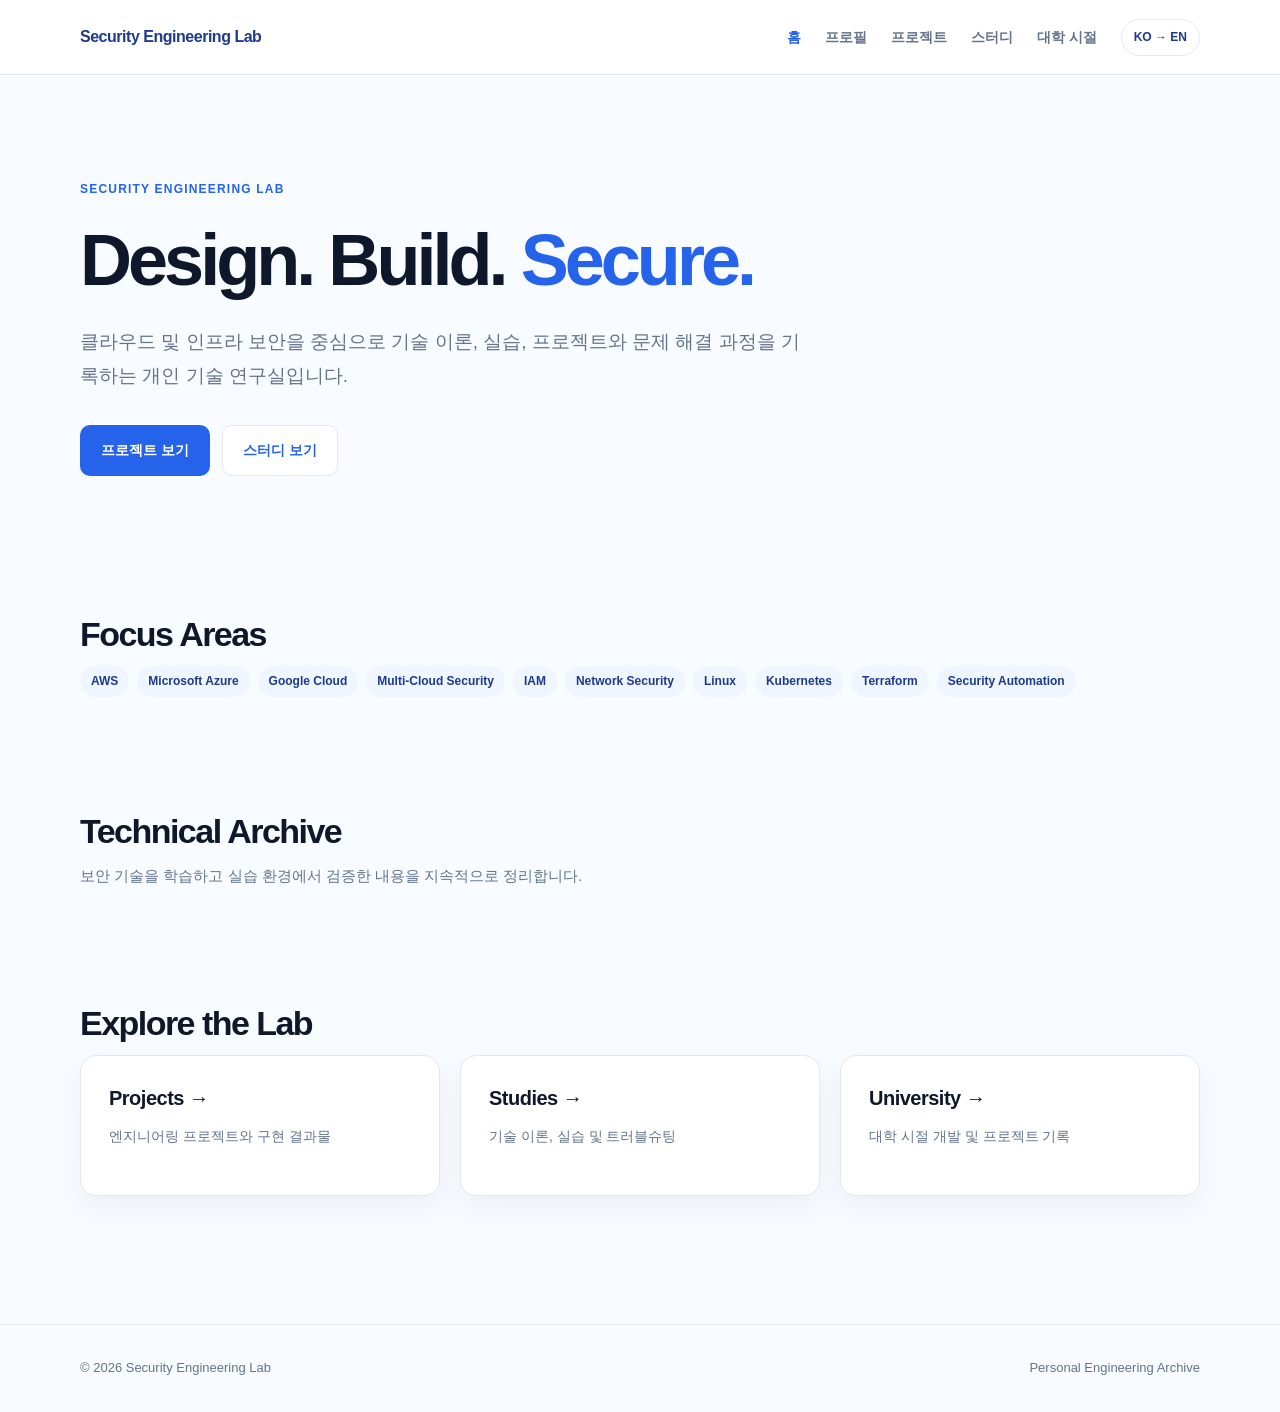
<file: index.html>
<!DOCTYPE html>
<html lang="ko">
<head>
  <meta charset="UTF-8">
  <meta name="viewport" content="width=device-width, initial-scale=1.0">

  <meta name="description"
        content="Suah Security Engineering Lab — Cloud Security, CNAPP, technical projects and studies.">

  <title>Home | Security Engineering Lab</title>

  <link rel="stylesheet" href="style.css">
</head>

<body data-page="home">

  <div id="app"></div>

  <script src="site.js" defer></script>

</body>
</html>
</file>
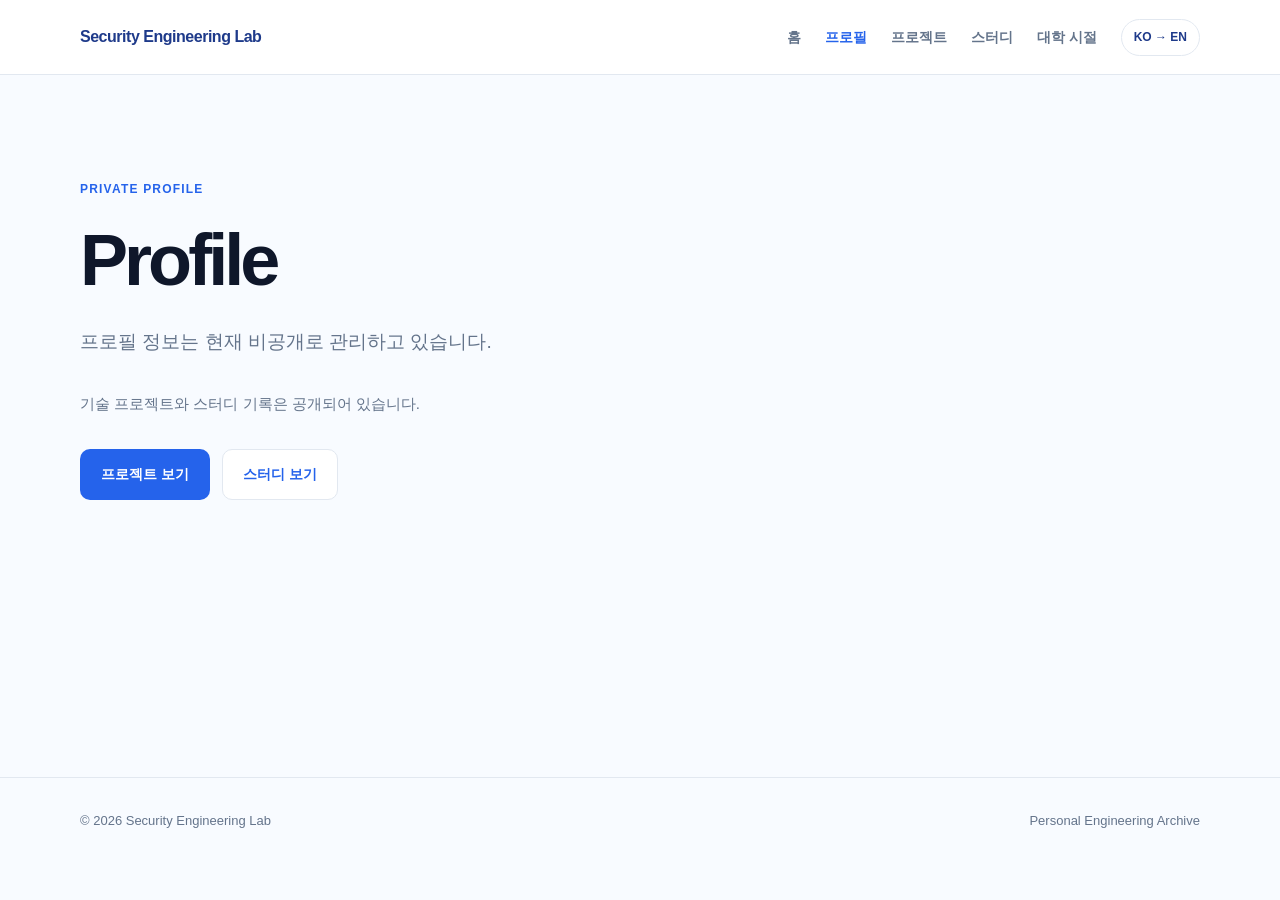
<file: profile.html>
<!DOCTYPE html>
<html lang="ko">
<head>
  <meta charset="UTF-8">
  <meta name="viewport"
        content="width=device-width, initial-scale=1.0">

  <meta name="description"
        content="Security Engineering Lab — Profile information is currently private.">

  <meta name="robots" content="noindex, nofollow">

  <title>Profile | Security Engineering Lab</title>

  <link rel="stylesheet" href="style.css">
</head>

<body data-page="profile">
  <div id="app"></div>

  <script src="site.js" defer></script>
</body>
</html>
</file>
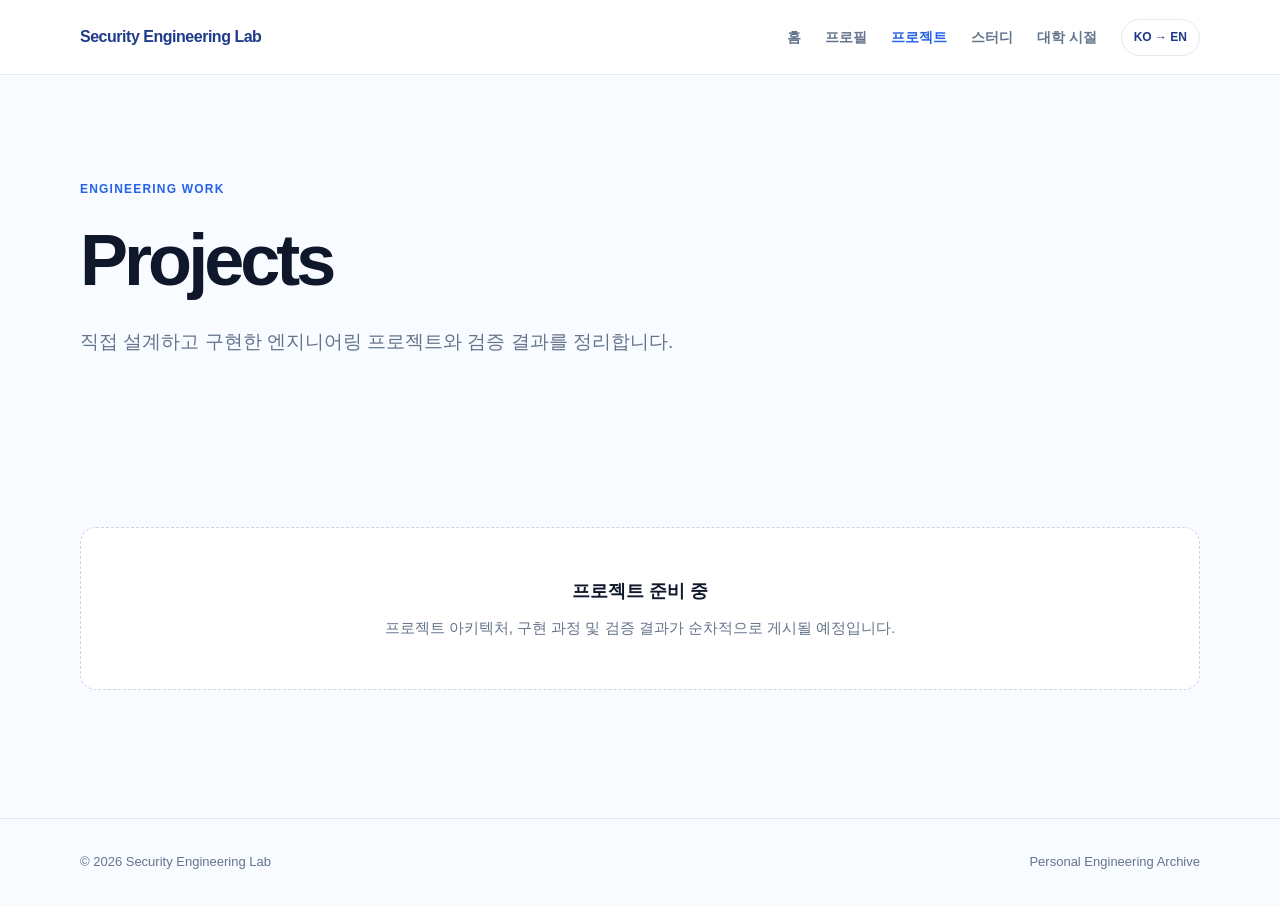
<file: projects.html>
<!DOCTYPE html>
<html lang="ko">
<head>
  <meta charset="UTF-8">
  <meta name="viewport" content="width=device-width, initial-scale=1.0">
  <meta name="description" content="Cloud security and infrastructure engineering projects by Suah.">
  <title>Projects | Security Engineering Lab</title>
  <link rel="stylesheet" href="style.css">
</head>
<body data-page="projects">
  <div id="app"></div>
  <script src="site.js" defer></script>
</body>
</html>
</file>
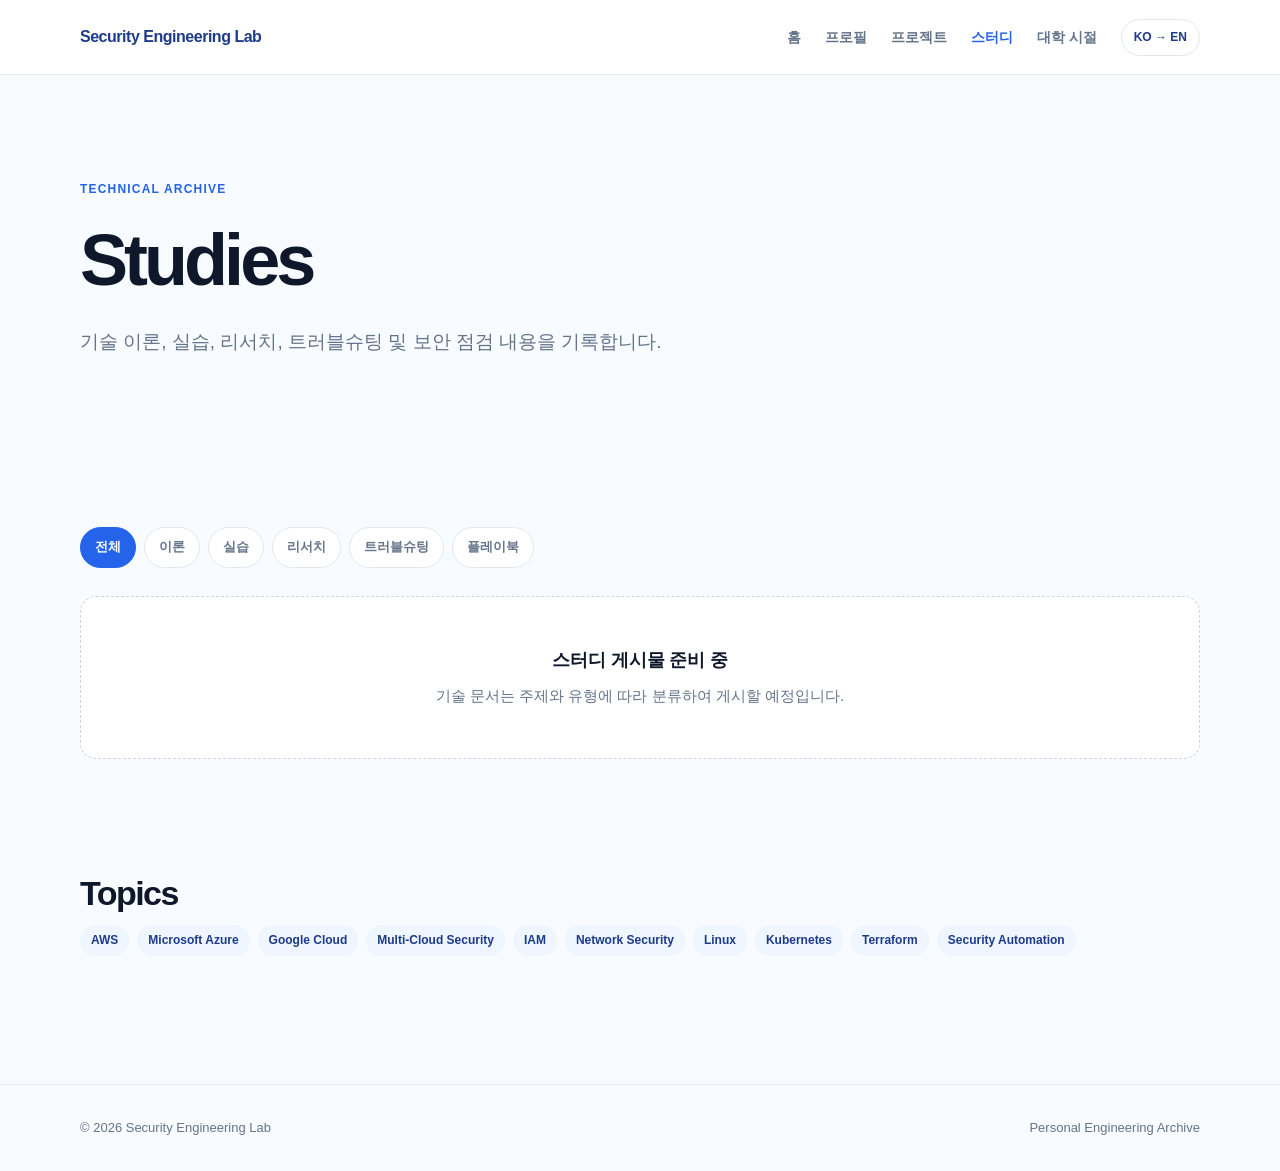
<file: studies.html>
<!DOCTYPE html>
<html lang="ko">
<head>
  <meta charset="UTF-8">
  <meta name="viewport" content="width=device-width, initial-scale=1.0">
  <meta name="description" content="Cloud security studies, hands-on labs, research and troubleshooting notes.">
  <title>Studies | Security Engineering Lab</title>
  <link rel="stylesheet" href="style.css">
</head>
<body data-page="studies">
  <div id="app"></div>
  <script src="site.js" defer></script>
</body>
</html>
</file>
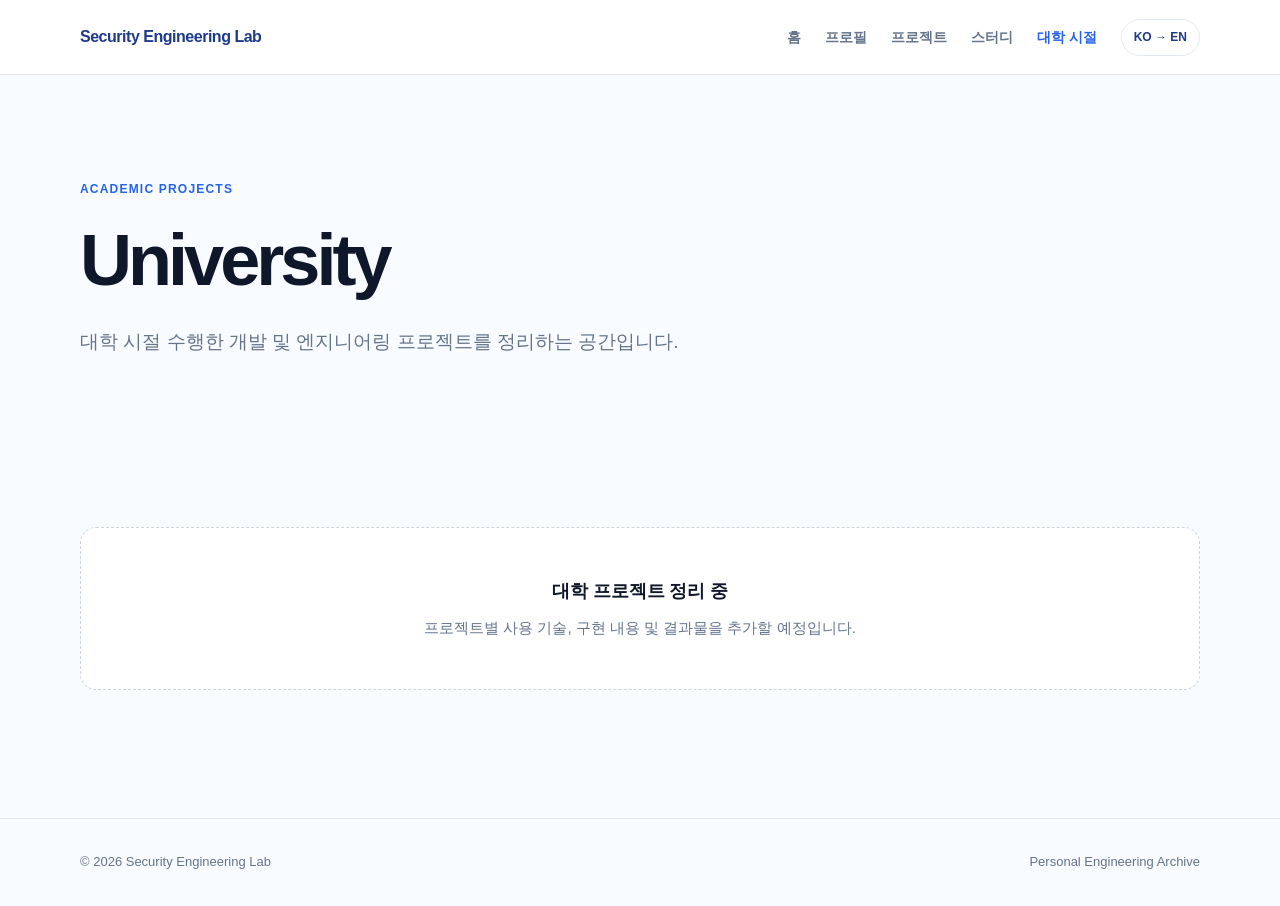
<file: university.html>
<!DOCTYPE html>
<html lang="ko">
<head>
  <meta charset="UTF-8">
  <meta name="viewport" content="width=device-width, initial-scale=1.0">
  <meta name="description" content="Academic and university engineering projects by Suah.">
  <title>University | Security Engineering Lab</title>
  <link rel="stylesheet" href="style.css">
</head>
<body data-page="university">
  <div id="app"></div>
  <script src="site.js" defer></script>
</body>
</html>
</file>
<file: style.css>
/* Security Engineering Lab — Global Styles */

:root {
  color-scheme: light;

  --bg: #f8fbff;
  --surface: #ffffff;
  --surface-soft: #eff6ff;

  --primary: #2563eb;
  --primary-dark: #1e3a8a;

  --text: #0f172a;
  --muted: #64748b;
  --border: #e2e8f0;

  --shadow: 0 12px 32px rgba(15, 23, 42, 0.05);

  --max-width: 1120px;
  --radius: 16px;
}

/* Reset */

* {
  box-sizing: border-box;
}

html {
  scroll-behavior: smooth;
  scroll-padding-top: 90px;
}

body {
  margin: 0;
  background: var(--bg);
  color: var(--text);
  font-family:
    -apple-system,
    BlinkMacSystemFont,
    "Segoe UI",
    "Noto Sans KR",
    sans-serif;
  font-size: 15px;
  line-height: 1.75;
  -webkit-font-smoothing: antialiased;
}

a {
  color: inherit;
  text-decoration: none;
}

button,
input {
  font: inherit;
}

button {
  cursor: pointer;
}

a:focus-visible,
button:focus-visible,
input:focus-visible {
  outline: 3px solid var(--primary);
  outline-offset: 3px;
}

img {
  max-width: 100%;
  height: auto;
}

/* Layout */

.container {
  width: min(
    var(--max-width),
    calc(100% - 48px)
  );
  margin-inline: auto;
}

main {
  min-height: 70vh;
}

.section {
  padding: 56px 0;
}

.section-header {
  margin-bottom: 28px;
}

.section-title {
  margin: 0 0 10px;
  font-size: clamp(25px, 3vw, 34px);
  font-weight: 750;
  letter-spacing: -0.045em;
  line-height: 1.3;
}

.section-description {
  max-width: 720px;
  margin: 0;
  color: var(--muted);
}

/* Header */

.site-header {
  position: sticky;
  top: 0;
  z-index: 100;

  background: rgba(255, 255, 255, 0.92);
  backdrop-filter: blur(16px);

  border-bottom: 1px solid var(--border);
}

.nav-container {
  width: min(
    var(--max-width),
    calc(100% - 48px)
  );

  min-height: 74px;
  margin: auto;

  display: flex;
  align-items: center;
  justify-content: space-between;
  gap: 24px;
}

.site-logo {
  color: var(--primary-dark);
  font-size: 16px;
  font-weight: 800;
  white-space: nowrap;
  letter-spacing: -0.03em;
}

.nav-links {
  display: flex;
  align-items: center;
  gap: 24px;
}

.nav-link {
  color: var(--muted);
  font-size: 14px;
  font-weight: 600;
  transition: color 0.2s ease;
}

.nav-link:hover,
.nav-link.active {
  color: var(--primary);
}

.language-toggle {
  padding: 7px 12px;
  border: 1px solid var(--border);
  border-radius: 999px;
  background: var(--surface);
  color: var(--primary-dark);
  font-size: 12px;
  font-weight: 750;
}

.language-toggle:hover {
  background: var(--surface-soft);
}

/* Hero */

.hero {
  padding: 100px 0 80px;
}

.eyebrow {
  display: inline-block;
  margin-bottom: 20px;
  color: var(--primary);
  font-size: 12px;
  font-weight: 800;
  letter-spacing: 0.1em;
  text-transform: uppercase;
}

.hero-title {
  max-width: 900px;
  margin: 0 0 24px;
  font-size: clamp(40px, 6vw, 72px);
  line-height: 1.12;
  letter-spacing: -0.055em;
  font-weight: 800;
}

.hero-title .accent {
  color: var(--primary);
}

.hero-description {
  max-width: 720px;
  margin: 0 0 32px;
  color: var(--muted);
  font-size: clamp(16px, 2vw, 19px);
  line-height: 1.8;
}

/* Buttons */

.button-group {
  display: flex;
  gap: 12px;
  flex-wrap: wrap;
}

.button {
  display: inline-flex;
  align-items: center;
  justify-content: center;

  padding: 12px 20px;
  min-height: 44px;

  border-radius: 10px;
  border: 1px solid transparent;

  font-size: 14px;
  font-weight: 700;

  transition:
    background 0.2s,
    transform 0.2s;
}

.button:hover {
  transform: translateY(-2px);
}

.button-primary {
  background: var(--primary);
  color: #ffffff;
}

.button-primary:hover {
  background: var(--primary-dark);
}

.button-secondary {
  background: var(--surface);
  color: var(--primary);
  border-color: var(--border);
}

/* Cards */

.grid {
  display: grid;
  grid-template-columns: repeat(3, minmax(0, 1fr));
  gap: 20px;
}

.grid-two {
  grid-template-columns: repeat(2, minmax(0, 1fr));
}

.card {
  padding: 28px;
  background: var(--surface);
  border: 1px solid var(--border);
  border-radius: var(--radius);
  box-shadow: var(--shadow);

  transition:
    transform 0.2s,
    border-color 0.2s;
}

.card:hover {
  transform: translateY(-3px);
  border-color: #bfdbfe;
}

.card-title {
  margin: 0 0 12px;
  font-size: 20px;
  line-height: 1.4;
  letter-spacing: -0.025em;
}

.card-description {
  margin: 0 0 18px;
  color: var(--muted);
  font-size: 14px;
}

.card-link {
  color: var(--primary);
  font-size: 13px;
  font-weight: 750;
}

/* Tags */

.tags {
  display: flex;
  flex-wrap: wrap;
  gap: 8px;
}

.tag {
  display: inline-flex;
  align-items: center;

  padding: 5px 11px;
  border-radius: 999px;

  background: var(--surface-soft);
  color: var(--primary-dark);

  font-size: 12px;
  font-weight: 650;
}

.tag-outline {
  background: transparent;
  border: 1px solid var(--border);
}

/* Profile */

.profile-intro {
  padding: 72px 0 32px;
}

.profile-name {
  margin: 0 0 10px;
  font-size: clamp(38px, 5vw, 58px);
  letter-spacing: -0.05em;
  line-height: 1.2;
}

.profile-role {
  margin: 0 0 18px;
  color: var(--primary-dark);
  font-size: 21px;
  font-weight: 650;
}

.profile-description {
  max-width: 700px;
  color: var(--muted);
}

.profile-section {
  padding: 36px 0;
  border-bottom: 1px solid var(--border);
}

.profile-section h2 {
  margin: 0 0 24px;
  font-size: 24px;
  letter-spacing: -0.03em;
}

/* Experience Timeline */

.timeline-item {
  display: grid;
  grid-template-columns: 155px minmax(0, 1fr);
  gap: 26px;
  padding: 20px 0;
}

.timeline-date {
  color: var(--muted);
  font-size: 13px;
}

.timeline-content h3 {
  margin: 0 0 5px;
  font-size: 18px;
}

.timeline-company {
  color: var(--muted);
  font-size: 14px;
}

.timeline-list {
  margin: 16px 0;
  padding-left: 20px;
  color: var(--text);
}

.timeline-list li {
  margin-bottom: 8px;
}

/* Technical Skills */

.skill-group {
  display: grid;
  grid-template-columns: 210px minmax(0, 1fr);
  gap: 20px;
  padding: 16px 0;
}

.skill-label {
  color: var(--muted);
  font-size: 14px;
  font-weight: 650;
}

/* Certifications / Education */

.info-list {
  display: flex;
  flex-direction: column;
}

.info-item {
  display: flex;
  justify-content: space-between;
  align-items: flex-start;
  gap: 20px;
  padding: 18px 0;
  border-bottom: 1px solid var(--border);
}

.info-item:last-child {
  border-bottom: 0;
}

.info-title {
  font-weight: 700;
}

.info-detail,
.info-date {
  color: var(--muted);
  font-size: 13px;
}

/* Project & Studies List */

.content-list {
  display: flex;
  flex-direction: column;
  gap: 14px;
}

.content-item {
  display: block;
  padding: 22px 0;
  border-bottom: 1px solid var(--border);
}

.content-item:hover .content-title {
  color: var(--primary);
}

.content-title {
  margin: 0 0 8px;
  font-size: 19px;
  font-weight: 700;
}

.content-summary {
  margin: 0 0 12px;
  color: var(--muted);
  font-size: 14px;
}

.content-meta {
  display: flex;
  flex-wrap: wrap;
  gap: 12px;
  color: var(--muted);
  font-size: 12px;
}

/* Filter Bar */

.filter-bar {
  display: flex;
  gap: 8px;
  flex-wrap: wrap;
  margin-bottom: 28px;
}

.filter-button {
  padding: 8px 14px;
  border: 1px solid var(--border);
  border-radius: 999px;
  background: var(--surface);
  color: var(--muted);
  font-size: 13px;
  font-weight: 600;
}

.filter-button:hover,
.filter-button.active {
  background: var(--primary);
  color: white;
  border-color: var(--primary);
}

/* Empty States */

.empty-state {
  padding: 48px 24px;
  border: 1px dashed #cbd5e1;
  border-radius: var(--radius);
  background: var(--surface);
  text-align: center;
}

.empty-state h3 {
  margin: 0 0 8px;
}

.empty-state p {
  margin: 0;
  color: var(--muted);
}

/* Footer */

.site-footer {
  margin-top: 72px;
  padding: 32px 0;
  border-top: 1px solid var(--border);
  color: var(--muted);
  font-size: 13px;
}

.footer-inner {
  display: flex;
  justify-content: space-between;
  align-items: center;
  flex-wrap: wrap;
  gap: 16px;
}

/* Responsive — Tablet */

@media (max-width: 900px) {
  .nav-container {
    flex-wrap: wrap;
    padding: 16px 0;
  }

  .nav-links {
    width: 100%;
    gap: 16px;
    flex-wrap: wrap;
  }

  .grid {
    grid-template-columns: repeat(2, minmax(0, 1fr));
  }

  .hero {
    padding: 72px 0 60px;
  }
}

/* Responsive — Mobile */

@media (max-width: 600px) {
  .container,
  .nav-container {
    width: calc(100% - 32px);
  }

  .nav-links {
    gap: 10px 15px;
  }

  .nav-link {
    font-size: 12px;
  }

  .site-logo {
    font-size: 15px;
  }

  .section {
    padding: 36px 0;
  }

  .hero {
    padding: 56px 0 48px;
  }

  .hero-title {
    font-size: 40px;
  }

  .grid,
  .grid-two {
    grid-template-columns: 1fr;
  }

  .card {
    padding: 22px;
  }

  .timeline-item,
  .skill-group {
    grid-template-columns: 1fr;
    gap: 8px;
  }

  .info-item {
    flex-direction: column;
    gap: 5px;
  }

  .profile-intro {
    padding-top: 48px;
  }
}

@media (prefers-reduced-motion: reduce) {
  html {
    scroll-behavior: auto;
  }

  *,
  *::before,
  *::after {
    transition-duration: 0.01ms !important;
    animation-duration: 0.01ms !important;
  }
}
</file>
